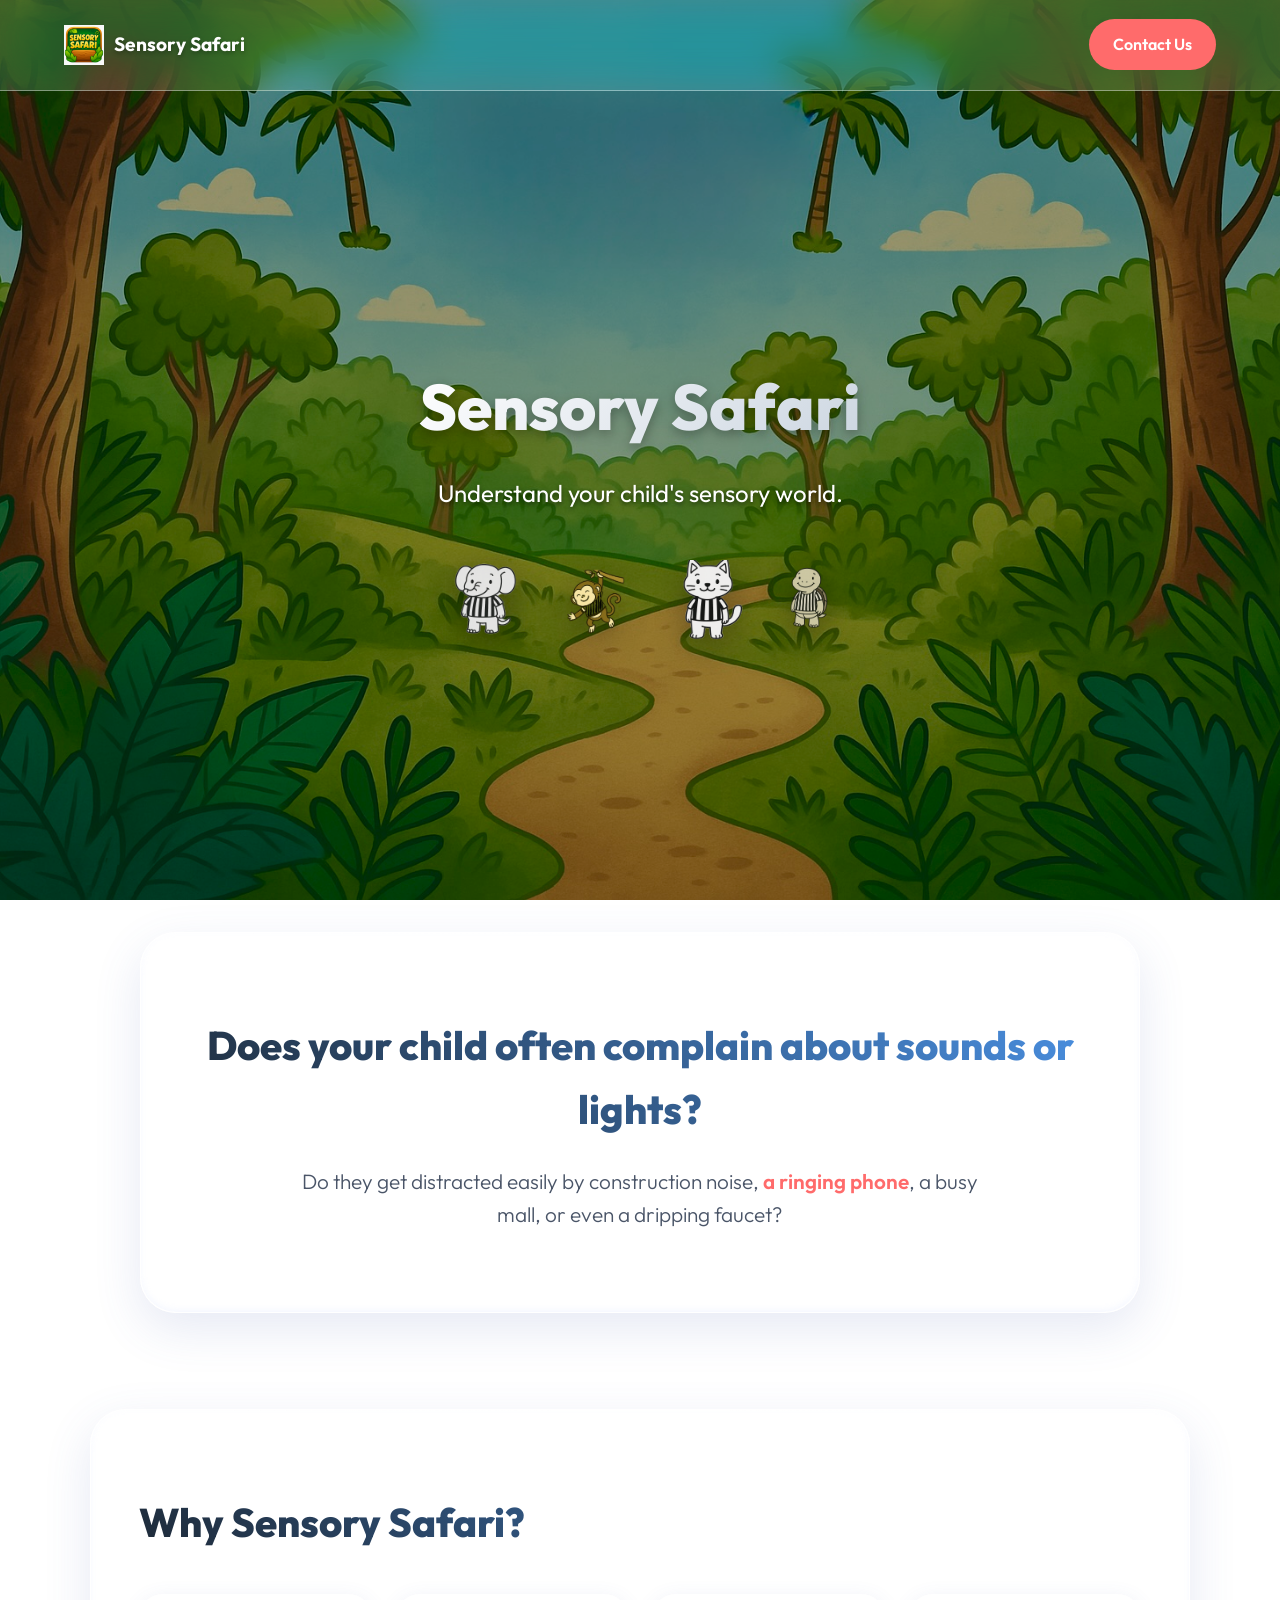
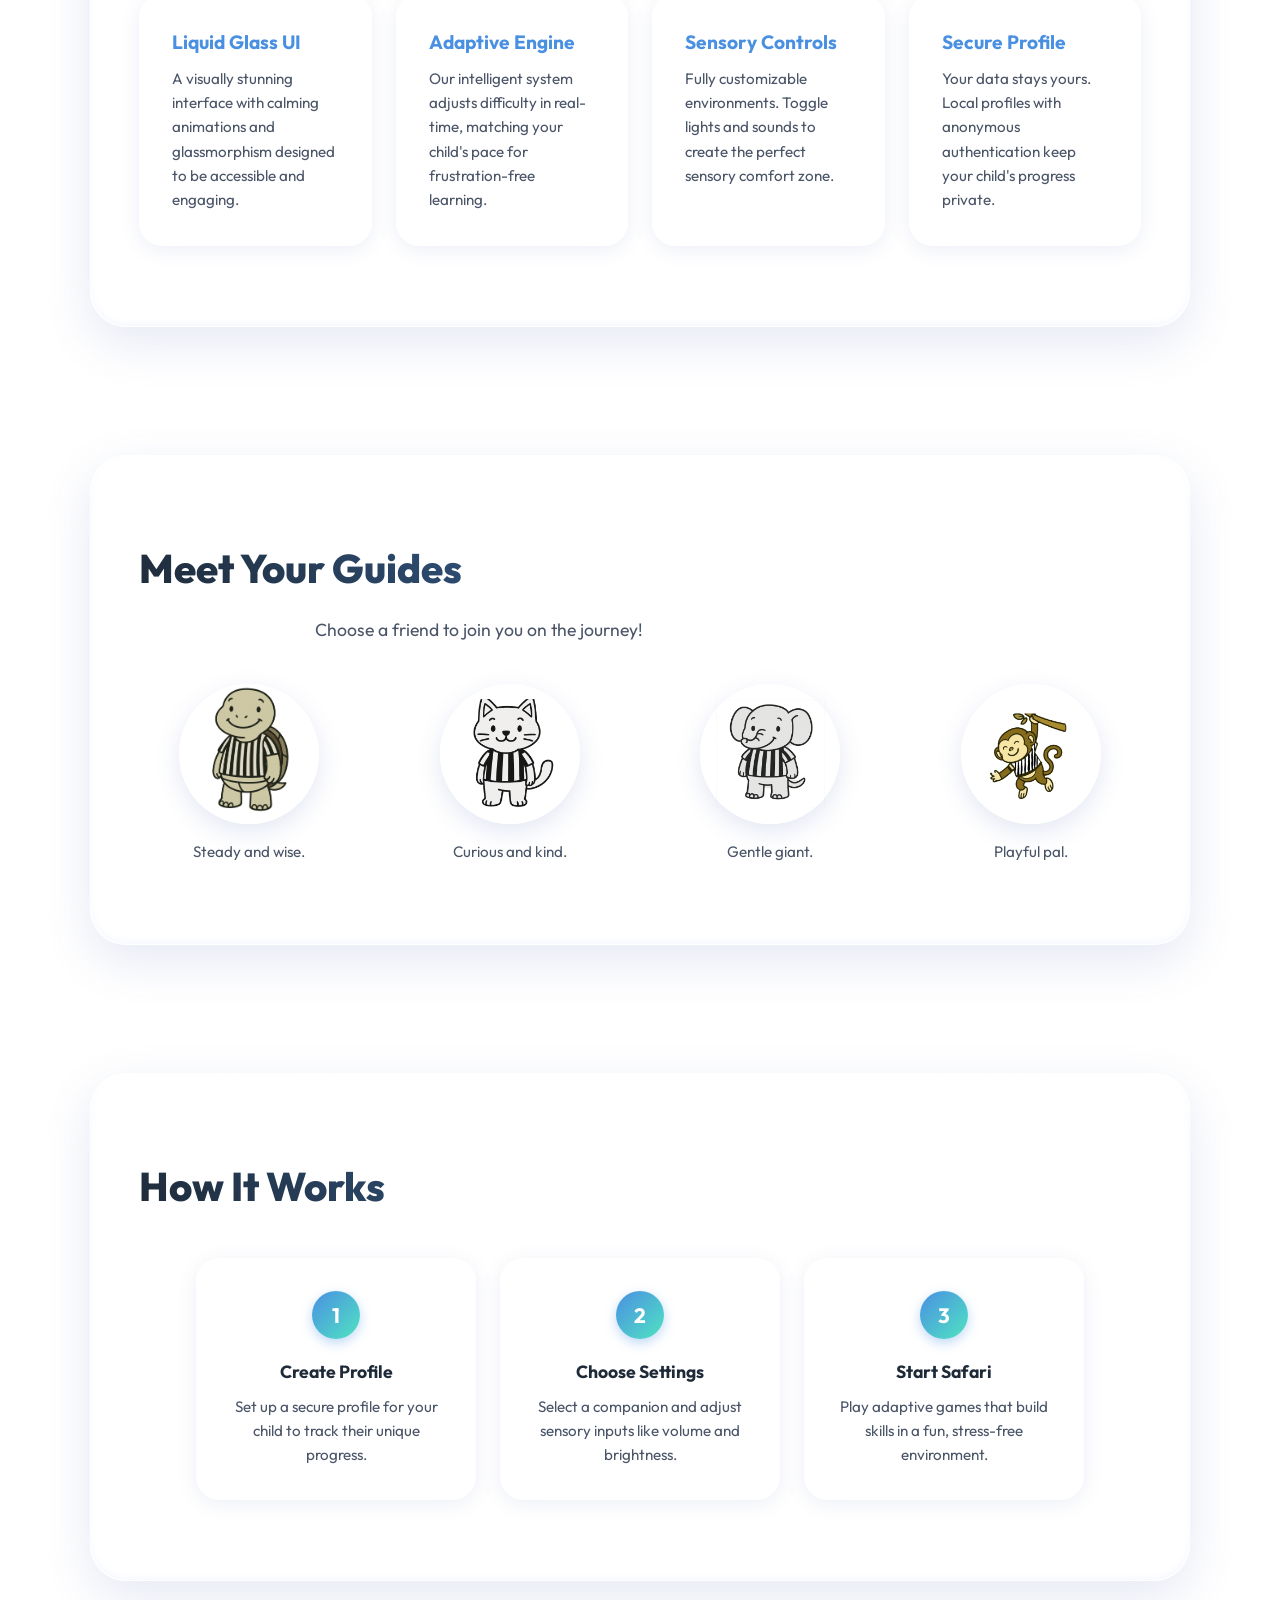
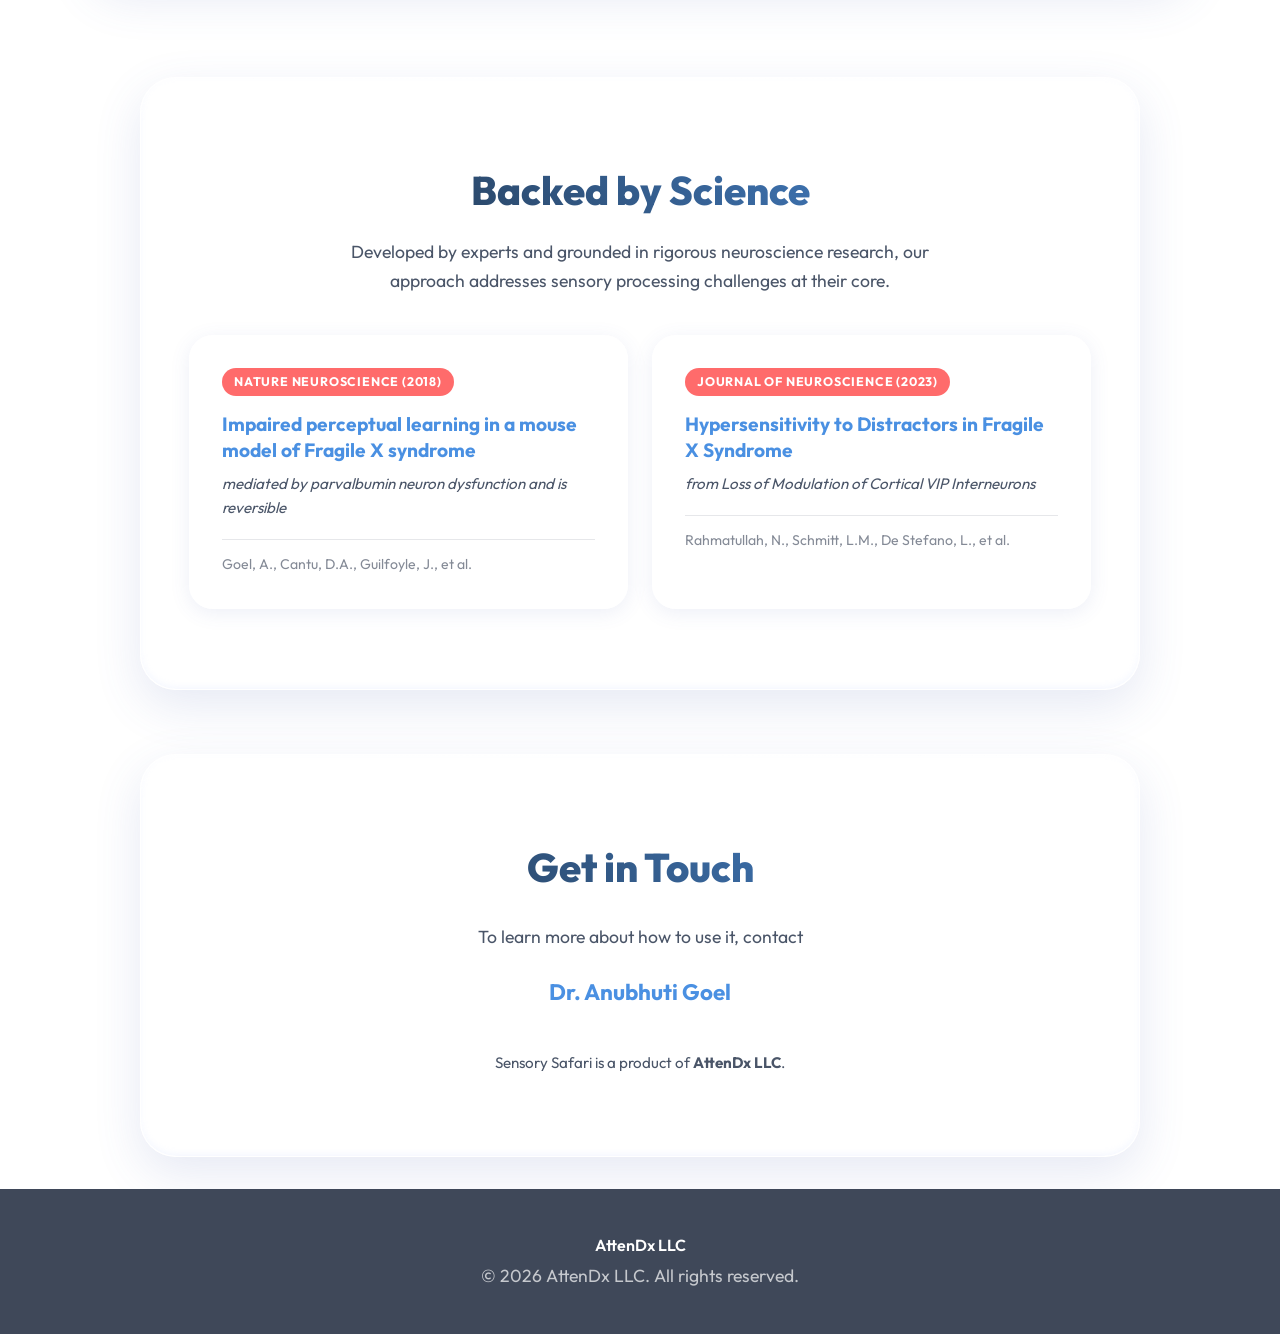
<file: index.html>
<!DOCTYPE html>
<html lang="en">

<head>
    <meta charset="UTF-8">
    <meta name="viewport" content="width=device-width, initial-scale=1.0">
    <title>Sensory Safari</title>
    <meta name="description"
        content="Sensory Safari - An expert-developed tool to identify potential sensory or attentional challenges in children.">
    <link rel="preconnect" href="https://fonts.googleapis.com">
    <link rel="preconnect" href="https://fonts.gstatic.com" crossorigin>
    <link href="https://fonts.googleapis.com/css2?family=Outfit:wght@300;400;600;700&display=swap" rel="stylesheet">
    <link rel="stylesheet" href="styles.css">
    <link rel="icon" type="image/png" href="assets/app_icon.png">
</head>

<body>
    <nav class="navbar">
        <div class="logo-container">
            <img src="assets/app_icon.png" alt="Sensory Safari Logo" class="nav-logo">
            <span class="nav-title">Sensory Safari</span>
        </div>
        <a href="#contact" class="nav-cta">Contact Us</a>
    </nav>

    <header class="hero">
        <div class="hero-content">
            <h1 class="hero-title fade-in">Sensory Safari</h1>
            <p class="hero-subtitle fade-in delay-1">Understand your child's sensory world.</p>
            <div class="hero-animals">
                <img src="assets/elephant.png" alt="Elephant" class="animal elephant floating">
                <img src="assets/monkey.png" alt="Monkey" class="animal monkey floating delay-2">
                <img src="assets/cat.png" alt="Cat" class="animal cat floating delay-3">
                <img src="assets/turtle.png" alt="Turtle" class="animal turtle floating delay-4">
            </div>
        </div>
        <div class="hero-background"></div>
    </header>

    <main>
        <section class="problem-section scroll-reveal">
            <div class="container liquid-cell">
                <h2>Does your child often complain about sounds or lights?</h2>
                <p class="large-text">
                    Do they get distracted easily by construction noise, <span class="highlight">a ringing phone</span>,
                    a busy mall, or even a dripping faucet?
                </p>
            </div>
        </section>

        <!-- Features Section -->
        <section class="features scroll-reveal" id="features">
            <div class="liquid-cell">
            <h2 class="section-title">Why Sensory Safari?</h2>
            <div class="features-grid">
                <div class="feature-card">
                    <h3>Liquid Glass UI</h3>
                    <p>A visually stunning interface with calming animations and glassmorphism designed to be accessible
                        and engaging.</p>
                </div>
                <div class="feature-card">
                    <h3>Adaptive Engine</h3>
                    <p>Our intelligent system adjusts difficulty in real-time, matching your child's pace for
                        frustration-free learning.</p>
                </div>
                <div class="feature-card">
                    <h3>Sensory Controls</h3>
                    <p>Fully customizable environments. Toggle lights and sounds to create the perfect sensory comfort
                        zone.</p>
                </div>
                <div class="feature-card">
                    <h3>Secure Profile</h3>
                    <p>Your data stays yours. Local profiles with anonymous authentication keep your child's progress
                        private.</p>
                </div>
            </div>
            </div>
        </section>

        <!-- Companions Section -->
        <section class="companions scroll-reveal" id="companions">
            <div class="liquid-cell">
            <h2 class="section-title">Meet Your Guides</h2>
            <p class="section-subtitle">Choose a friend to join you on the journey!</p>
            <div class="companions-grid">
                <div class="companion-card">
                    <div class="companion-img-wrapper">
                        <img src="assets/turtle.png" alt="Turtle" class="companion-img">
                    </div>
                    <p>Steady and wise.</p>
                </div>
                <div class="companion-card">
                    <div class="companion-img-wrapper">
                        <img src="assets/cat.png" alt="Cat" class="companion-img">
                    </div>
                    <p>Curious and kind.</p>
                </div>
                <div class="companion-card">
                    <div class="companion-img-wrapper">
                        <img src="assets/elephant.png" alt="Elephant" class="companion-img">
                    </div>
                    <p>Gentle giant.</p>
                </div>
                <div class="companion-card">
                    <div class="companion-img-wrapper">
                        <img src="assets/monkey.png" alt="Monkey" class="companion-img">
                    </div>
                    <p>Playful pal.</p>
                </div>
            </div>
            </div>
        </section>

        <!-- How It Works Section -->
        <section class="how-it-works scroll-reveal" id="how-it-works">
            <div class="liquid-cell">
            <h2 class="section-title">How It Works</h2>
            <div class="steps-container">
                <div class="step-item">
                    <div class="step-number">1</div>
                    <h3>Create Profile</h3>
                    <p>Set up a secure profile for your child to track their unique progress.</p>
                </div>
                <div class="step-item">
                    <div class="step-number">2</div>
                    <h3>Choose Settings</h3>
                    <p>Select a companion and adjust sensory inputs like volume and brightness.</p>
                </div>
                <div class="step-item">
                    <div class="step-number">3</div>
                    <h3>Start Safari</h3>
                    <p>Play adaptive games that build skills in a fun, stress-free environment.</p>
                </div>
            </div>
            </div>
        </section>

        <!-- Science Section -->
        <section class="science scroll-reveal" id="science">
            <div class="container liquid-cell">
                <h2 class="section-title">Backed by Science</h2>
                <p class="section-text">
                    Developed by experts and grounded in rigorous neuroscience research, our approach addresses sensory
                    processing challenges at their core.
                </p>
                <div class="research-grid">
                    <div class="research-card">
                        <div class="journal-badge">Nature Neuroscience (2018)</div>
                        <h3>Impaired perceptual learning in a mouse model of Fragile X syndrome</h3>
                        <p class="research-subtitle">mediated by parvalbumin neuron dysfunction and is reversible</p>
                        <p class="citation">Goel, A., Cantu, D.A., Guilfoyle, J., et al.</p>
                    </div>
                    <div class="research-card">
                        <div class="journal-badge">Journal of Neuroscience (2023)</div>
                        <h3>Hypersensitivity to Distractors in Fragile X Syndrome</h3>
                        <p class="research-subtitle">from Loss of Modulation of Cortical VIP Interneurons</p>
                        <p class="citation">Rahmatullah, N., Schmitt, L.M., De Stefano, L., et al.</p>
                    </div>
                </div>
            </div>
        </section>

        <section id="contact" class="contact-section scroll-reveal">
            <div class="container liquid-cell">
                <h2>Get in Touch</h2>
                <p>
                    To learn more about how to use it, contact <br>
                    <a href="mailto:anubhuti.goel@ucr.edu" class="contact-link">Dr. Anubhuti Goel</a>
                </p>
                <p style="margin-top: 2rem; font-size: 0.95rem;">
                    Sensory Safari is a product of <strong>AttenDx LLC</strong>.
                </p>
            </div>
        </section>
    </main>

    <footer>
        <div class="container">
            <p class="footer-brand">AttenDx LLC</p>
            <p>&copy; 2026 AttenDx LLC. All rights reserved.</p>
        </div>
    </footer>

    <script src="script.js"></script>
</body>

</html>
</file>
<file: styles.css>
:root {
    --primary: #4A90E2;
    --secondary: #50E3C2;
    --accent: #FF6B6B;
    --text: #1e2a38;
    --text-light: #4a5568;
    --glass: rgba(255, 255, 255, 0.55);
    --glass-border: rgba(255, 255, 255, 0.75);
    --shadow: 0 8px 40px rgba(80, 100, 160, 0.18);
}

* {
    margin: 0;
    padding: 0;
    box-sizing: border-box;
}

body {
    font-family: 'Outfit', sans-serif;
    color: var(--text);
    background: linear-gradient(155deg,
        #c8eaff 0%,
        #d4f5ea 25%,
        #e8d5f5 55%,
        #ffd6c0 80%,
        #c8eaff 100%);
    background-attachment: fixed;
    line-height: 1.6;
    overflow-x: hidden;
}

/* Navbar */
.navbar {
    position: fixed;
    top: 0;
    left: 0;
    width: 100%;
    padding: 1.2rem 5%;
    display: flex;
    justify-content: space-between;
    align-items: center;
    background: rgba(255, 255, 255, 0.15);
    backdrop-filter: blur(20px) saturate(180%);
    -webkit-backdrop-filter: blur(20px) saturate(180%);
    z-index: 1000;
    border-bottom: 1px solid rgba(255, 255, 255, 0.4);
}

.logo-container {
    display: flex;
    align-items: center;
    gap: 10px;
}

.nav-logo {
    height: 40px;
    width: auto;
}

.nav-title {
    font-weight: 700;
    font-size: 1.2rem;
    color: white;
    text-shadow: 0 2px 4px rgba(0, 0, 0, 0.3);
}

.nav-cta {
    padding: 0.8rem 1.5rem;
    background: var(--accent);
    color: white;
    text-decoration: none;
    border-radius: 50px;
    font-weight: 600;
    transition: transform 0.3s ease, box-shadow 0.3s ease;
}

.nav-cta:hover {
    transform: translateY(-2px);
    box-shadow: 0 5px 15px rgba(255, 107, 107, 0.4);
}

/* Hero Section */
.hero {
    min-height: 100vh;
    display: flex;
    align-items: center;
    justify-content: center;
    text-align: center;
    position: relative;
    padding: 8rem 2rem 2rem;
    color: white;
    overflow: hidden;
}

.hero-background {
    position: absolute;
    top: 0; left: 0;
    width: 100%; height: 100%;
    background-image: url('assets/Background.png');
    background-size: cover;
    background-position: center;
    z-index: -1;
    filter: brightness(0.6);
}

.hero-content {
    max-width: 800px;
    z-index: 1;
}

.hero-title {
    font-size: 4rem;
    font-weight: 800;
    margin-bottom: 1rem;
    background: linear-gradient(135deg, #fff 0%, #cbd5e0 100%);
    -webkit-background-clip: text;
    background-clip: text;
    -webkit-text-fill-color: transparent;
    filter: drop-shadow(0 4px 6px rgba(0, 0, 0, 0.3));
    opacity: 0;
    transform: translateY(20px);
    transition: opacity 0.8s ease, transform 0.8s ease;
}

.hero-subtitle {
    font-size: 1.5rem;
    margin-bottom: 3rem;
    font-weight: 400;
    color: white;
    text-shadow: 0 2px 4px rgba(0, 0, 0, 0.5);
    opacity: 0;
    transform: translateY(20px);
    transition: opacity 0.8s ease, transform 0.8s ease;
}

/* ── Liquid Cell – base style for all page sections ── */
.liquid-cell {
    background: rgba(255, 255, 255, 0.52);
    backdrop-filter: blur(28px) saturate(180%);
    -webkit-backdrop-filter: blur(28px) saturate(180%);
    border: 1px solid rgba(255, 255, 255, 0.8);
    border-radius: 36px;
    box-shadow:
        0 4px 6px rgba(255, 255, 255, 0.6) inset,
        0 -2px 6px rgba(180, 200, 255, 0.15) inset,
        0 16px 48px rgba(80, 100, 180, 0.14),
        0 2px 8px rgba(255, 255, 255, 0.5);
    margin: 2rem auto;
    max-width: 1100px;
    padding: 5rem 3rem;
    position: relative;
    overflow: hidden;
}

/* subtle shimmer highlight at the top of each cell */
.liquid-cell::before {
    content: '';
    position: absolute;
    top: 0; left: 10%; right: 10%;
    height: 1px;
    background: linear-gradient(90deg,
        transparent,
        rgba(255,255,255,0.9) 40%,
        rgba(255,255,255,0.9) 60%,
        transparent);
    border-radius: 100%;
}

/* Outer wrapper keeps horizontal padding */
section {
    padding: 2rem 2rem;
}

.container {
    max-width: 1000px;
    margin: 0 auto;
    text-align: center;
}

/* Section titles */
.section-title {
    font-size: 2.5rem;
    margin-bottom: 1rem;
    color: var(--text);
    font-weight: 800;
}

.section-text,
.section-subtitle {
    font-size: 1.1rem;
    color: var(--text-light);
    max-width: 650px;
    margin: 0 auto 2.5rem;
}

h2 {
    font-size: 2.5rem;
    margin-bottom: 1.5rem;
    background: linear-gradient(45deg, var(--text), var(--primary));
    -webkit-background-clip: text;
    background-clip: text;
    -webkit-text-fill-color: transparent;
    font-weight: 800;
}

p {
    font-size: 1.1rem;
    color: var(--text-light);
    max-width: 700px;
    margin: 0 auto;
}

/* Features grid */
.features-grid {
    display: grid;
    grid-template-columns: repeat(auto-fit, minmax(230px, 1fr));
    gap: 1.5rem;
    margin-top: 2.5rem;
}

.feature-card {
    background: rgba(255, 255, 255, 0.6);
    border: 1px solid rgba(255, 255, 255, 0.85);
    border-radius: 24px;
    padding: 2rem;
    box-shadow: 0 4px 20px rgba(80, 100, 180, 0.1);
    transition: transform 0.3s ease, box-shadow 0.3s ease;
    text-align: left;
}

.feature-card:hover {
    transform: translateY(-6px);
    box-shadow: 0 12px 32px rgba(80, 100, 180, 0.18);
}

.feature-card h3 {
    font-size: 1.2rem;
    margin-bottom: 0.6rem;
    color: var(--primary);
    font-weight: 700;
}

.feature-card p {
    font-size: 0.95rem;
    color: var(--text-light);
    margin: 0;
    max-width: none;
}

/* Companions */
.companions-grid {
    display: grid;
    grid-template-columns: repeat(auto-fit, minmax(160px, 1fr));
    gap: 2.5rem;
    justify-items: center;
    margin-top: 2.5rem;
}

.companion-card {
    text-align: center;
}

.companion-img-wrapper {
    width: 140px;
    height: 140px;
    background: rgba(255, 255, 255, 0.65);
    backdrop-filter: blur(12px);
    -webkit-backdrop-filter: blur(12px);
    border-radius: 50%;
    display: flex;
    align-items: center;
    justify-content: center;
    margin: 0 auto 1rem;
    border: 2px solid rgba(255, 255, 255, 0.9);
    box-shadow: 0 8px 24px rgba(80, 100, 180, 0.15);
    transition: transform 0.3s ease, box-shadow 0.3s ease;
}

.companion-img-wrapper:hover {
    transform: scale(1.08);
    box-shadow: 0 12px 32px rgba(78, 205, 196, 0.35);
}

.companion-img {
    width: 80%;
    height: auto;
}

.companion-card p {
    font-size: 0.95rem;
    color: var(--text-light);
    margin: 0;
}

/* How It Works */
.steps-container {
    display: flex;
    flex-wrap: wrap;
    justify-content: center;
    gap: 1.5rem;
    margin-top: 2.5rem;
}

.step-item {
    flex: 1;
    min-width: 220px;
    max-width: 280px;
    padding: 2rem;
    background: rgba(255, 255, 255, 0.6);
    border: 1px solid rgba(255, 255, 255, 0.85);
    border-radius: 24px;
    box-shadow: 0 4px 20px rgba(80, 100, 180, 0.1);
    text-align: center;
}

.step-number {
    width: 48px;
    height: 48px;
    background: linear-gradient(135deg, var(--primary), var(--secondary));
    color: white;
    font-size: 1.3rem;
    font-weight: bold;
    border-radius: 50%;
    display: flex;
    align-items: center;
    justify-content: center;
    margin: 0 auto 1.2rem;
    box-shadow: 0 4px 12px rgba(74, 144, 226, 0.35);
}

.step-item h3 {
    font-size: 1.1rem;
    font-weight: 700;
    color: var(--text);
    margin-bottom: 0.5rem;
}

.step-item p {
    font-size: 0.95rem;
    margin: 0;
    max-width: none;
}

/* Research cards */
.research-grid {
    display: grid;
    grid-template-columns: repeat(auto-fit, minmax(280px, 1fr));
    gap: 1.5rem;
    margin-top: 2.5rem;
    text-align: left;
}

.research-card {
    background: rgba(255, 255, 255, 0.6);
    border: 1px solid rgba(255, 255, 255, 0.85);
    border-radius: 24px;
    padding: 2rem;
    box-shadow: 0 4px 20px rgba(80, 100, 180, 0.1);
    transition: transform 0.3s ease, box-shadow 0.3s ease;
}

.research-card:hover {
    transform: translateY(-5px);
    box-shadow: 0 12px 32px rgba(80, 100, 180, 0.18);
}

.journal-badge {
    display: inline-block;
    background: var(--accent);
    color: white;
    padding: 0.25rem 0.75rem;
    border-radius: 50px;
    font-size: 0.78rem;
    font-weight: bold;
    margin-bottom: 1rem;
    text-transform: uppercase;
    letter-spacing: 0.8px;
}

.research-card h3 {
    font-size: 1.2rem;
    margin-bottom: 0.5rem;
    color: var(--primary);
    line-height: 1.35;
    font-weight: 700;
}

.research-subtitle {
    font-size: 0.95rem;
    color: var(--text-light);
    margin-bottom: 1.2rem;
    font-style: italic;
}

.citation {
    font-size: 0.88rem;
    color: rgba(50, 60, 80, 0.6);
    border-top: 1px solid rgba(50, 60, 80, 0.12);
    padding-top: 0.8rem;
}

/* Problem section */
.large-text {
    font-size: 1.3rem;
    font-weight: 300;
    color: var(--text-light);
}

.highlight {
    color: var(--accent);
    font-weight: 600;
}

/* Contact */
.contact-link {
    color: var(--primary);
    font-weight: 700;
    text-decoration: none;
    font-size: 1.4rem;
    margin-top: 1rem;
    display: inline-block;
    padding: 0.4rem 1rem;
    border: 2px solid transparent;
    border-radius: 10px;
    transition: all 0.3s ease;
}

.contact-link:hover {
    border-color: var(--primary);
    background: rgba(74, 144, 226, 0.08);
}

/* Hero Animals */
.hero-animals {
    display: flex;
    justify-content: center;
    gap: 2rem;
    flex-wrap: wrap;
    margin-top: 2rem;
}

.animal {
    height: 80px;
    width: auto;
    filter: drop-shadow(0 10px 15px rgba(0, 0, 0, 0.3));
    transition: transform 0.3s ease;
}

.animal:hover {
    transform: scale(1.1) rotate(5deg);
}

/* Floating Animation */
@keyframes float {
    0%   { transform: translateY(0px); }
    50%  { transform: translateY(-10px); }
    100% { transform: translateY(0px); }
}

.floating   { animation: float 4s ease-in-out infinite; }
.delay-1    { animation-delay: 0.5s; }
.delay-2    { animation-delay: 1s; }
.delay-3    { animation-delay: 1.5s; }
.delay-4    { animation-delay: 2s; }

/* Footer */
footer {
    background: rgba(30, 40, 60, 0.85);
    backdrop-filter: blur(20px);
    -webkit-backdrop-filter: blur(20px);
    color: white;
    padding: 2.5rem 2rem;
    text-align: center;
    font-size: 0.9rem;
}

footer p {
    color: rgba(255, 255, 255, 0.7);
    max-width: none;
    margin: 0.25rem auto;
}

.footer-brand {
    font-weight: 600;
    font-size: 1rem;
    color: white !important;
    margin-bottom: 0.25rem !important;
}

/* Scroll Reveal */
.scroll-reveal {
    opacity: 0;
    transform: translateY(30px);
    transition: all 0.8s ease-out;
}

.scroll-reveal.visible {
    opacity: 1;
    transform: translateY(0);
}

/* Responsive */
@media (max-width: 768px) {
    .hero-title { font-size: 3rem; }
    .liquid-cell { padding: 3rem 1.5rem; border-radius: 24px; }
    h2 { font-size: 2rem; }
}
</file>
